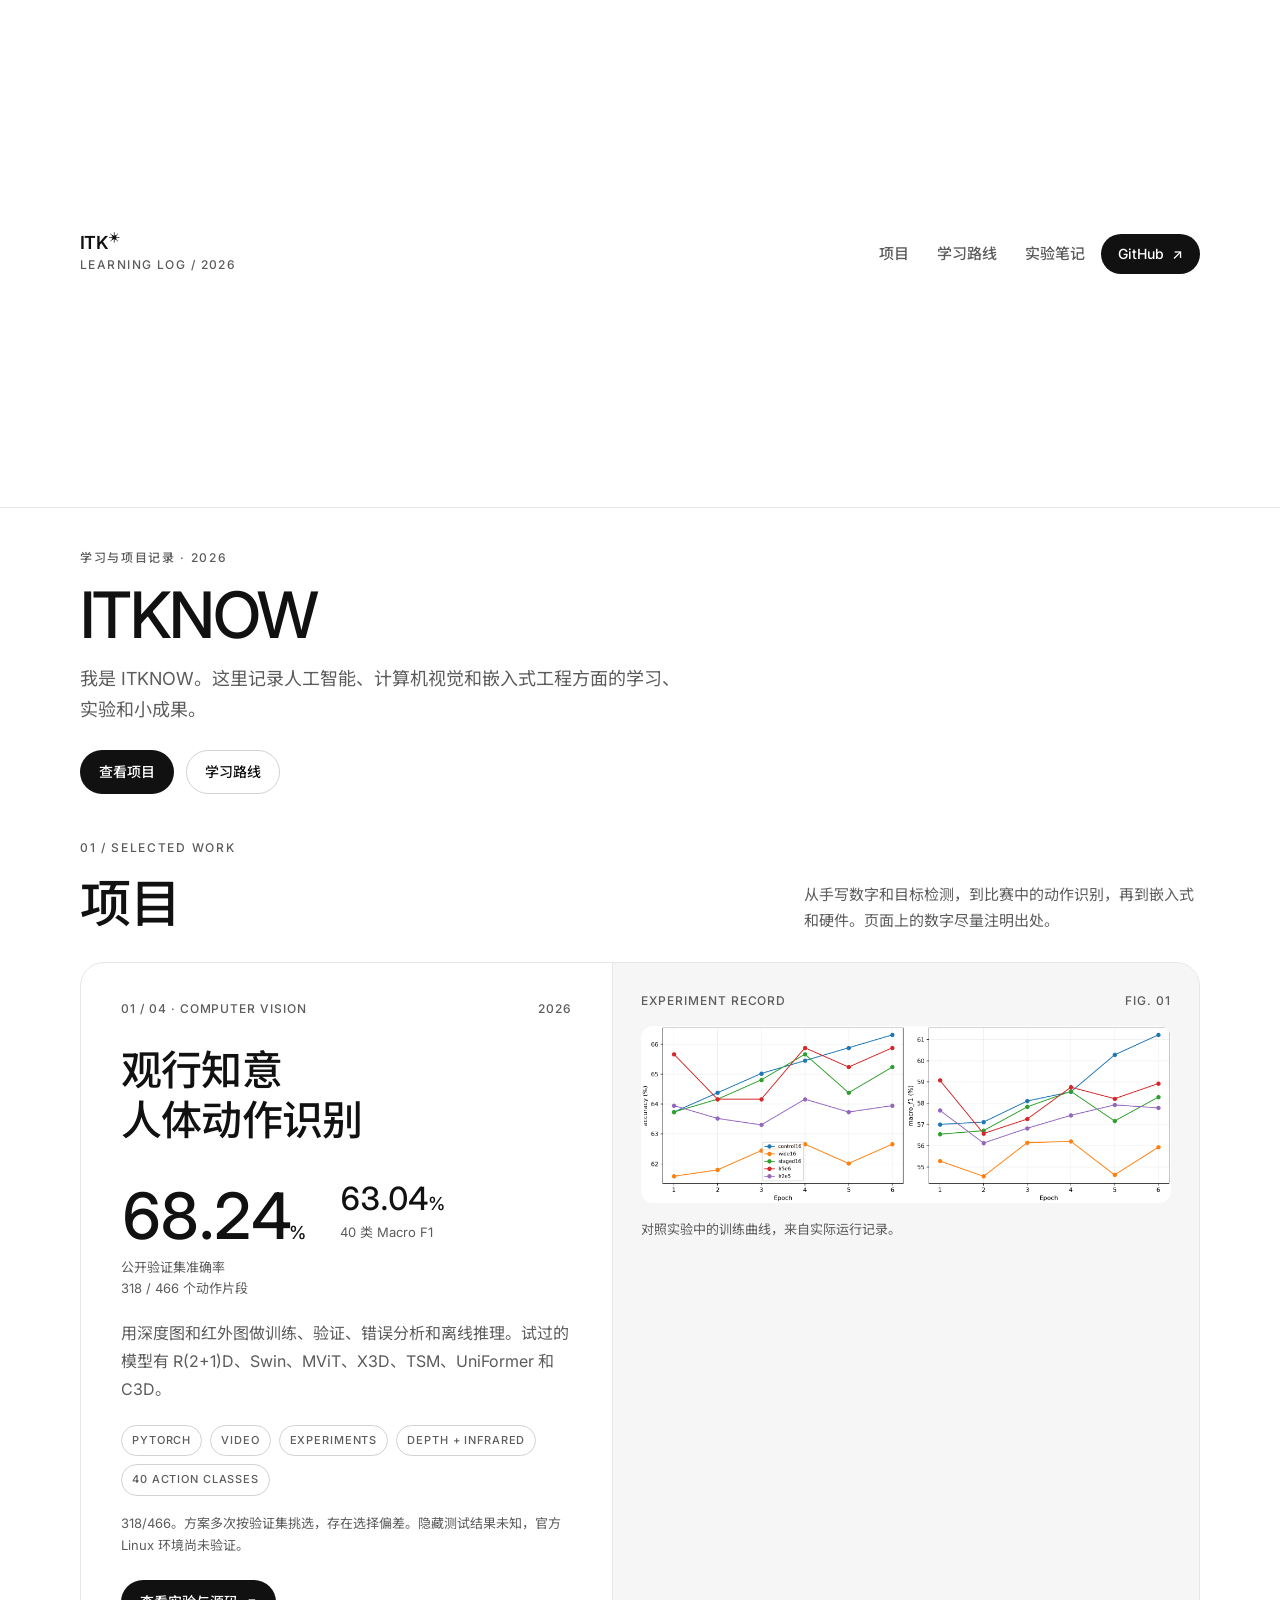
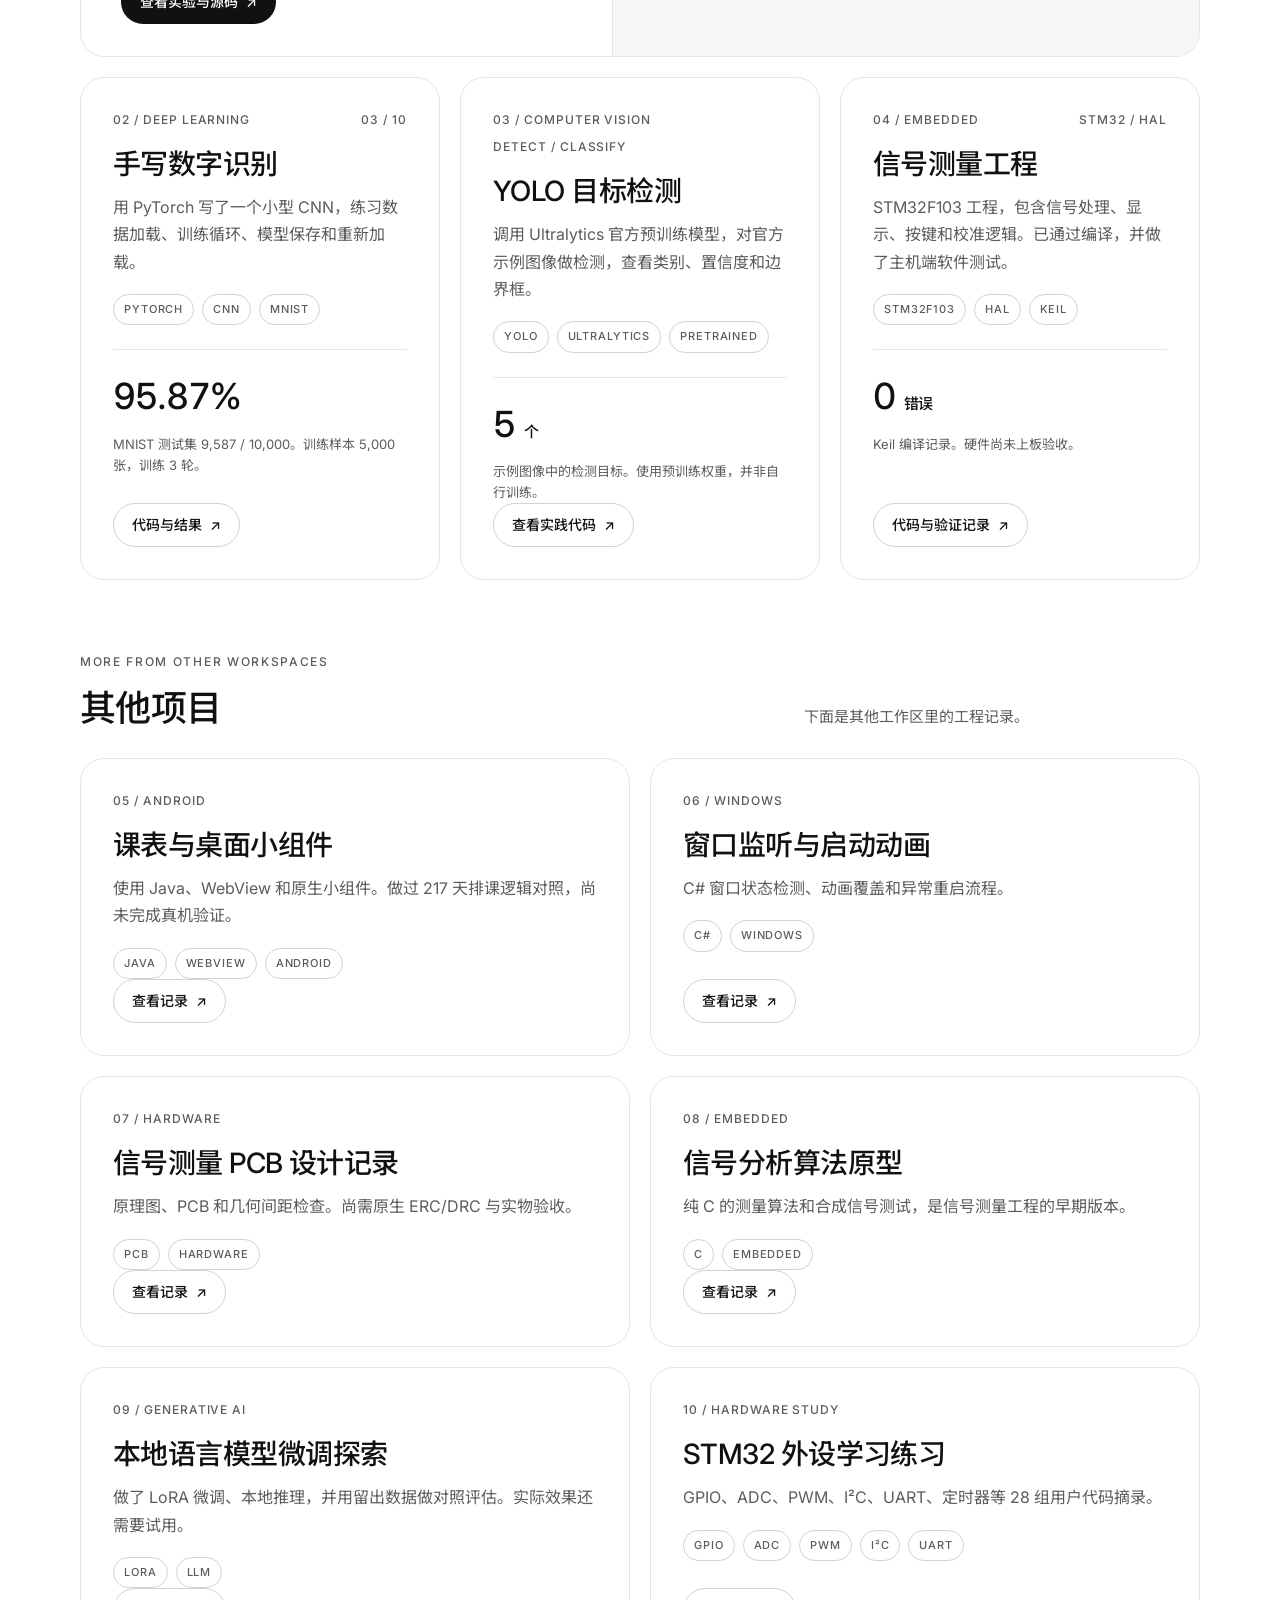
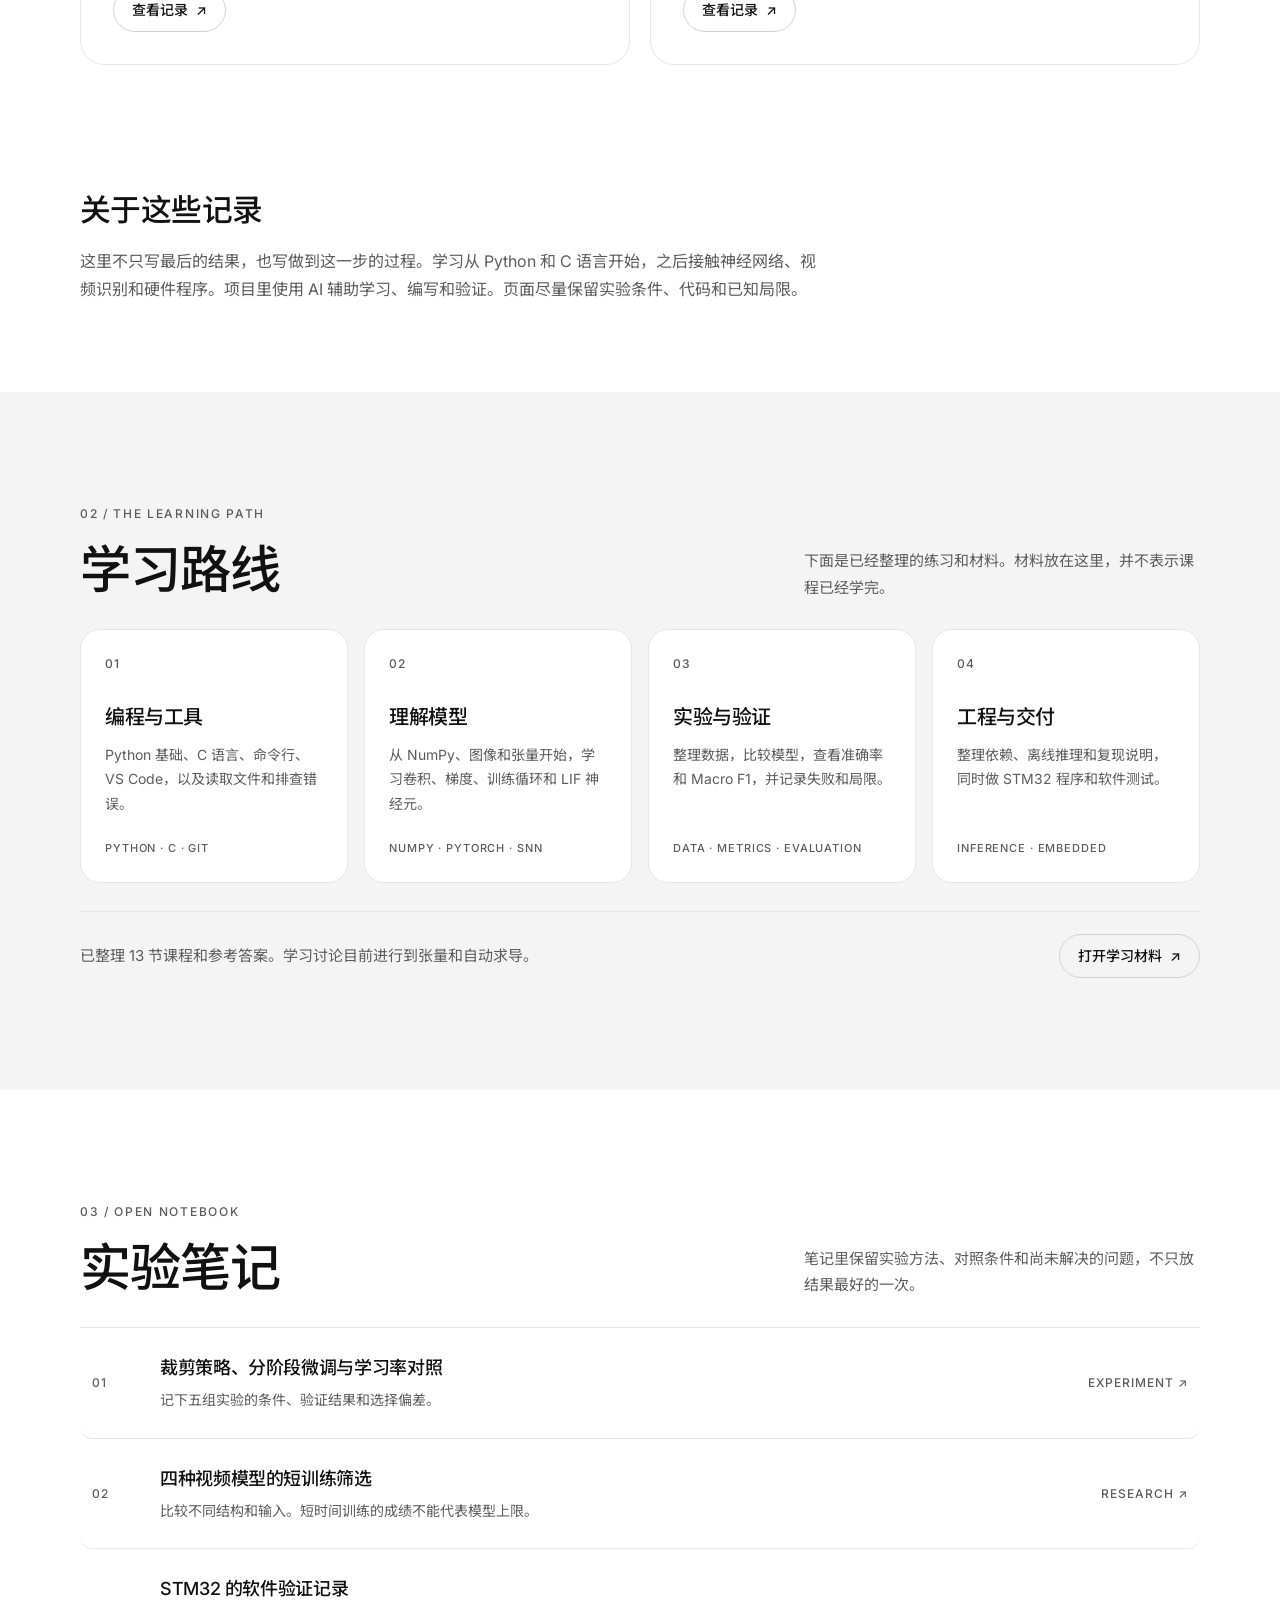
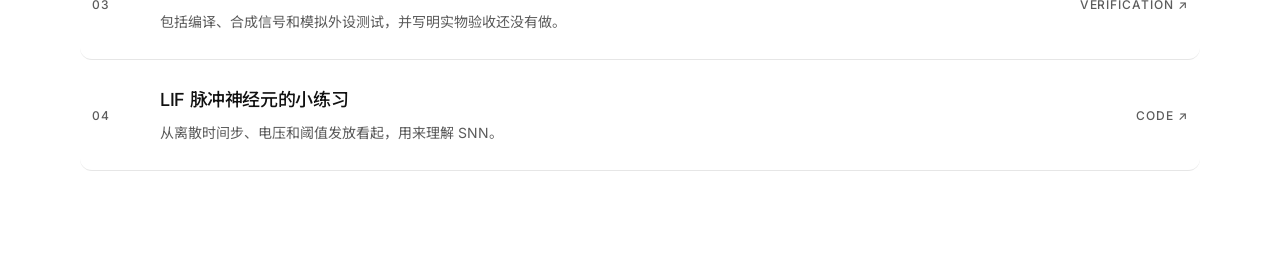
<file: index.html>
<!doctype html>
<html lang="zh-CN">
<head>
  <meta charset="utf-8">
  <meta name="viewport" content="width=device-width, initial-scale=1">
  <meta name="description" content="ITKNOW 的学习与项目记录，包括人工智能、计算机视觉和嵌入式方面的练习与实验。">
  <meta name="theme-color" content="#ffffff" media="(prefers-color-scheme: light)">
  <meta name="theme-color" content="#0c0c0c" media="(prefers-color-scheme: dark)">
  <title>ITKNOW：学习与项目记录</title>
  <link rel="preconnect" href="https://fonts.googleapis.com">
  <link rel="preconnect" href="https://fonts.gstatic.com" crossorigin>
  <link href="https://fonts.googleapis.com/css2?family=Inter:wght@400;500;600&family=Noto+Sans+SC:wght@400;500;600&display=swap" rel="stylesheet">
  <link rel="stylesheet" href="styles.css">
  <script src="script.js" defer></script>
</head>
<body>
  <a class="skip" href="#main">跳至正文</a>
  <header class="site-header">
    <div class="wrap header-inner">
      <a class="brand" href="#top" aria-label="ITKNOW 首页">
        <span class="brand-name">ITK<span class="spark">✳</span></span>
        <span class="brand-meta">LEARNING LOG / 2026</span>
      </a>
      <nav class="site-nav" aria-label="网站导航">
        <a href="#projects">项目</a>
        <a href="#journey">学习路线</a>
        <a href="#notes">实验笔记</a>
        <a class="btn btn-primary nav-github" href="https://github.com/itknow666">GitHub <span>↗</span></a>
      </nav>
    </div>
  </header>

  <main id="main">
    <section class="hero wrap" id="top">
      <p class="kicker">学习与项目记录 · 2026</p>
      <h1>ITKNOW</h1>
      <p class="lede">我是 ITKNOW。这里记录人工智能、计算机视觉和嵌入式工程方面的学习、实验和小成果。</p>
      <div class="hero-actions">
        <a class="btn btn-primary" href="#projects">查看项目</a>
        <a class="btn btn-ghost" href="#journey">学习路线</a>
      </div>
    </section>

    <section class="section projects wrap" id="projects">
      <div class="section-head">
        <div>
          <p class="kicker">01 / SELECTED WORK</p>
          <h2>项目</h2>
        </div>
        <p>从手写数字和目标检测，到比赛中的动作识别，再到嵌入式和硬件。页面上的数字尽量注明出处。</p>
      </div>

      <article class="feature" aria-label="精选实验：人体动作识别">
        <div class="feature-info">
          <div class="project-top"><span>01 / 04 · COMPUTER VISION</span><span>2026</span></div>
          <h3>观行知意<br>人体动作识别</h3>
          <div class="feature-metrics">
            <div>
              <strong class="metric-lg">68.24<small>%</small></strong>
              <span>公开验证集准确率<br>318 / 466 个动作片段</span>
            </div>
            <div>
              <strong>63.04<small>%</small></strong>
              <span>40 类 Macro F1</span>
            </div>
          </div>
          <p>用深度图和红外图做训练、验证、错误分析和离线推理。试过的模型有 R(2+1)D、Swin、MViT、X3D、TSM、UniFormer 和 C3D。</p>
          <div class="tags"><span>PYTORCH</span><span>VIDEO</span><span>EXPERIMENTS</span><span>DEPTH + INFRARED</span><span>40 ACTION CLASSES</span></div>
          <p class="disclaimer">318/466。方案多次按验证集挑选，存在选择偏差。隐藏测试结果未知，官方 Linux 环境尚未验证。</p>
          <a class="btn btn-primary" href="https://github.com/itknow666/itknow666.github.io/tree/main/projects/action-recognition">查看实验与源码 <span>↗</span></a>
        </div>
        <div class="feature-art">
          <div class="figure-top"><span>EXPERIMENT RECORD</span><span>FIG. 01</span></div>
          <img src="assets/action-learning-curves.png" width="1920" height="640" alt="人体动作识别对照实验的学习曲线图" loading="lazy">
          <p>对照实验中的训练曲线，来自实际运行记录。</p>
        </div>
      </article>

      <div class="project-grid">
        <article class="project-card">
          <div class="project-top"><span>02 / DEEP LEARNING</span><span>03 / 10</span></div>
          <h3>手写数字识别</h3>
          <p>用 PyTorch 写了一个小型 CNN，练习数据加载、训练循环、模型保存和重新加载。</p>
          <div class="tags"><span>PYTORCH</span><span>CNN</span><span>MNIST</span></div>
          <div class="card-result"><b>95.87%</b><span>MNIST 测试集 9,587 / 10,000。训练样本 5,000 张，训练 3 轮。</span></div>
          <a class="btn btn-ghost" href="https://github.com/itknow666/itknow666.github.io/blob/main/projects/mnist/README.md">代码与结果 <span>↗</span></a>
        </article>
        <article class="project-card">
          <div class="project-top"><span>03 / COMPUTER VISION</span><span>DETECT / CLASSIFY</span></div>
          <h3>YOLO 目标检测</h3>
          <p>调用 Ultralytics 官方预训练模型，对官方示例图像做检测，查看类别、置信度和边界框。</p>
          <div class="tags"><span>YOLO</span><span>ULTRALYTICS</span><span>PRETRAINED</span></div>
          <div class="card-result"><b>5 <small>个</small></b><span>示例图像中的检测目标。使用预训练权重，并非自行训练。</span></div>
          <a class="btn btn-ghost" href="https://github.com/itknow666/itknow666.github.io/blob/main/projects/yolo/README.md">查看实践代码 <span>↗</span></a>
        </article>
        <article class="project-card">
          <div class="project-top"><span>04 / EMBEDDED</span><span>STM32 / HAL</span></div>
          <h3>信号测量工程</h3>
          <p>STM32F103 工程，包含信号处理、显示、按键和校准逻辑。已通过编译，并做了主机端软件测试。</p>
          <div class="tags"><span>STM32F103</span><span>HAL</span><span>KEIL</span></div>
          <div class="card-result"><b>0 <small>错误</small></b><span>Keil 编译记录。硬件尚未上板验收。</span></div>
          <a class="btn btn-ghost" href="https://github.com/itknow666/itknow666.github.io/blob/main/projects/stm32/README.md">代码与验证记录 <span>↗</span></a>
        </article>
      </div>

      <div class="more-work">
        <div class="section-head more-heading">
          <div>
            <p class="kicker">MORE FROM OTHER WORKSPACES</p>
            <h3>其他项目</h3>
          </div>
          <p>下面是其他工作区里的工程记录。</p>
        </div>
        <div class="project-grid more-grid">
          <article class="project-card">
            <div class="project-top"><span>05 / ANDROID</span></div>
            <h3>课表与桌面小组件</h3>
            <p>使用 Java、WebView 和原生小组件。做过 217 天排课逻辑对照，尚未完成真机验证。</p>
            <div class="tags"><span>JAVA</span><span>WEBVIEW</span><span>ANDROID</span></div>
            <a class="btn btn-ghost" href="https://github.com/itknow666/itknow666.github.io/tree/main/projects/campus-timetable">查看记录 <span>↗</span></a>
          </article>
          <article class="project-card">
            <div class="project-top"><span>06 / WINDOWS</span></div>
            <h3>窗口监听与启动动画</h3>
            <p>C# 窗口状态检测、动画覆盖和异常重启流程。</p>
            <div class="tags"><span>C#</span><span>WINDOWS</span></div>
            <a class="btn btn-ghost" href="https://github.com/itknow666/itknow666.github.io/tree/main/projects/startup-animation">查看记录 <span>↗</span></a>
          </article>
          <article class="project-card">
            <div class="project-top"><span>07 / HARDWARE</span></div>
            <h3>信号测量 PCB 设计记录</h3>
            <p>原理图、PCB 和几何间距检查。尚需原生 ERC/DRC 与实物验收。</p>
            <div class="tags"><span>PCB</span><span>HARDWARE</span></div>
            <a class="btn btn-ghost" href="https://github.com/itknow666/itknow666.github.io/tree/main/projects/pcb-design">查看记录 <span>↗</span></a>
          </article>
          <article class="project-card">
            <div class="project-top"><span>08 / EMBEDDED</span></div>
            <h3>信号分析算法原型</h3>
            <p>纯 C 的测量算法和合成信号测试，是信号测量工程的早期版本。</p>
            <div class="tags"><span>C</span><span>EMBEDDED</span></div>
            <a class="btn btn-ghost" href="https://github.com/itknow666/itknow666.github.io/tree/main/projects/signal-analyzer">查看记录 <span>↗</span></a>
          </article>
          <article class="project-card">
            <div class="project-top"><span>09 / GENERATIVE AI</span></div>
            <h3>本地语言模型微调探索</h3>
            <p>做了 LoRA 微调、本地推理，并用留出数据做对照评估。实际效果还需要试用。</p>
            <div class="tags"><span>LORA</span><span>LLM</span></div>
            <a class="btn btn-ghost" href="https://github.com/itknow666/itknow666.github.io/tree/main/projects/local-llm">查看记录 <span>↗</span></a>
          </article>
          <article class="project-card">
            <div class="project-top"><span>10 / HARDWARE STUDY</span></div>
            <h3>STM32 外设学习练习</h3>
            <p>GPIO、ADC、PWM、I²C、UART、定时器等 28 组用户代码摘录。</p>
            <div class="tags"><span>GPIO</span><span>ADC</span><span>PWM</span><span>I²C</span><span>UART</span></div>
            <a class="btn btn-ghost" href="https://github.com/itknow666/itknow666.github.io/tree/main/projects/stm32-peripherals">查看记录 <span>↗</span></a>
          </article>
        </div>
      </div>
    </section>

    <section class="about wrap" aria-label="关于这些记录">
      <h2>关于这些记录</h2>
      <p>这里不只写最后的结果，也写做到这一步的过程。学习从 Python 和 C 语言开始，之后接触神经网络、视频识别和硬件程序。项目里使用 AI 辅助学习、编写和验证。页面尽量保留实验条件、代码和已知局限。</p>
    </section>

    <section class="journey" id="journey">
      <div class="wrap">
        <div class="section-head">
          <div>
            <p class="kicker">02 / THE LEARNING PATH</p>
            <h2>学习路线</h2>
          </div>
          <p>下面是已经整理的练习和材料。材料放在这里，并不表示课程已经学完。</p>
        </div>
        <div class="steps">
          <article><span>01</span><h3>编程与工具</h3><p>Python 基础、C 语言、命令行、VS Code，以及读取文件和排查错误。</p><small>PYTHON · C · GIT</small></article>
          <article><span>02</span><h3>理解模型</h3><p>从 NumPy、图像和张量开始，学习卷积、梯度、训练循环和 LIF 神经元。</p><small>NUMPY · PYTORCH · SNN</small></article>
          <article><span>03</span><h3>实验与验证</h3><p>整理数据，比较模型，查看准确率和 Macro F1，并记录失败和局限。</p><small>DATA · METRICS · EVALUATION</small></article>
          <article><span>04</span><h3>工程与交付</h3><p>整理依赖、离线推理和复现说明，同时做 STM32 程序和软件测试。</p><small>INFERENCE · EMBEDDED</small></article>
        </div>
        <div class="journey-foot">
          <p>已整理 13 节课程和参考答案。学习讨论目前进行到张量和自动求导。</p>
          <a class="btn btn-ghost" href="https://github.com/itknow666/itknow666.github.io/blob/main/projects/learning/README.md">打开学习材料 <span>↗</span></a>
        </div>
      </div>
    </section>

    <section class="section wrap notes" id="notes">
      <div class="section-head">
        <div>
          <p class="kicker">03 / OPEN NOTEBOOK</p>
          <h2>实验笔记</h2>
        </div>
        <p>笔记里保留实验方法、对照条件和尚未解决的问题，不只放结果最好的一次。</p>
      </div>
      <div class="note-list">
        <a href="https://github.com/itknow666/itknow666.github.io/blob/main/projects/action-recognition/runs/ablation-v4-20261027/实验结果.md"><span>01</span><div><h3>裁剪策略、分阶段微调与学习率对照</h3><p>记下五组实验的条件、验证结果和选择偏差。</p></div><span class="note-type">EXPERIMENT ↗</span></a>
        <a href="https://github.com/itknow666/itknow666.github.io/blob/main/projects/action-recognition/runs/candidates-v6-20261106/实验结果.md"><span>02</span><div><h3>四种视频模型的短训练筛选</h3><p>比较不同结构和输入。短时间训练的成绩不能代表模型上限。</p></div><span class="note-type">RESEARCH ↗</span></a>
        <a href="https://github.com/itknow666/itknow666.github.io/blob/main/projects/stm32/evidence/validation.json"><span>03</span><div><h3>STM32 的软件验证记录</h3><p>包括编译、合成信号和模拟外设测试，并写明实物验收还没有做。</p></div><span class="note-type">VERIFICATION ↗</span></a>
        <a href="https://github.com/itknow666/itknow666.github.io/blob/main/projects/snn/lif_quickstart.py"><span>04</span><div><h3>LIF 脉冲神经元的小练习</h3><p>从离散时间步、电压和阈值发放看起，用来理解 SNN。</p></div><span class="note-type">CODE ↗</span></a>
      </div>
    </section>

    <section class="closing">
      <div class="wrap closing-inner">
        <h2>记录会继续更新。</h2>
        <div class="closing-row">
          <p>代码、实验和其他项目可以在 GitHub 上查看。</p>
          <a class="btn btn-inverse" href="https://github.com/itknow666">打开 GitHub <span>↗</span></a>
        </div>
      </div>
    </section>
  </main>

  <footer class="site-footer">
    <div class="wrap footer-inner">
      <span class="footer-brand">ITKNOW <sup>✳</sup></span>
      <p>人工智能 · 工程 · 公开学习记录</p>
      <a href="#top">回到顶部 ↑</a>
    </div>
  </footer>
</body>
</html>
</file>
<file: styles.css>
:root {
  color-scheme: light;
  --bg: #ffffff;
  --fg: #111111;
  --muted: #5c5c5c;
  --soft: #3d3d3d;
  --line: #e6e6e6;
  --line-strong: #d2d2d2;
  --surface: #f6f6f6;
  --band: #f4f4f4;
  --card: #ffffff;
  --btn-bg: #111111;
  --btn-fg: #ffffff;
  --shadow: 0 12px 32px rgba(0, 0, 0, 0.05);
  --sans: Inter, "Noto Sans SC", "PingFang SC", "Hiragino Sans GB", "Noto Sans CJK SC", "Microsoft YaHei", "WenQuanYi Micro Hei", "Droid Sans Fallback", sans-serif;
  --radius: 20px;
  --header-h: 76px;
}

@media (prefers-color-scheme: dark) {
  :root {
    color-scheme: dark;
    --bg: #0c0c0c;
    --fg: #f4f4f4;
    --muted: #b0b0b0;
    --soft: #d0d0d0;
    --line: #2a2a2a;
    --line-strong: #3d3d3d;
    --surface: #161616;
    --band: #111111;
    --card: #141414;
    --btn-bg: #f4f4f4;
    --btn-fg: #111111;
    --shadow: 0 12px 32px rgba(0, 0, 0, 0.4);
  }
}

* { box-sizing: border-box; }

html {
  scroll-behavior: smooth;
  scroll-padding-top: var(--header-h);
}

body {
  margin: 0;
  background: var(--bg);
  color: var(--fg);
  font-family: var(--sans);
  font-size: 16px;
  line-height: 1.6;
  -webkit-font-smoothing: antialiased;
  text-rendering: optimizeLegibility;
}

img { max-width: 100%; height: auto; }

a { color: inherit; text-decoration: none; }

:focus-visible {
  outline: 2px solid var(--fg);
  outline-offset: 3px;
}

::selection {
  background: var(--fg);
  color: var(--bg);
}

.wrap {
  width: min(1120px, calc(100% - 48px));
  margin-inline: auto;
}

.skip {
  position: absolute;
  left: 16px;
  top: 12px;
  z-index: 40;
  transform: translateY(-160%);
  background: var(--fg);
  color: var(--bg);
  padding: 10px 14px;
  border-radius: 999px;
  font-size: 14px;
  font-weight: 500;
}

.skip:focus { transform: none; }

.kicker {
  margin: 0;
  font-size: 12px;
  font-weight: 500;
  letter-spacing: 0.14em;
  text-transform: uppercase;
  color: var(--muted);
}

h1, h2, h3, h4 { font-weight: 500; letter-spacing: -0.02em; }

h1 em, h2 em { font-style: normal; color: var(--soft); }

/* Header */

.site-header {
  position: sticky;
  top: 0;
  z-index: 20;
  height: var(--header-h);
  display: flex;
  align-items: center;
  background: var(--bg);
  border-bottom: 1px solid var(--line);
}

.header-inner {
  display: flex;
  align-items: center;
  justify-content: space-between;
  gap: 24px;
  width: min(1120px, calc(100% - 48px));
}

.brand {
  display: flex;
  flex-direction: column;
  gap: 3px;
  min-width: 0;
}

.brand-name {
  font-size: 18px;
  font-weight: 600;
  letter-spacing: -0.04em;
  line-height: 1;
}

.spark { font-weight: 400; }

.brand-name .spark {
  font-size: 0.62em;
  margin-left: 1px;
  vertical-align: super;
}

.brand-meta {
  font-size: 12px;
  font-weight: 500;
  letter-spacing: 0.12em;
  color: var(--muted);
}

.site-nav {
  display: flex;
  align-items: center;
  gap: 4px;
  flex-wrap: wrap;
  justify-content: flex-end;
}

.site-nav > a:not(.btn) {
  padding: 10px 12px;
  font-size: 15px;
  font-weight: 500;
  color: var(--muted);
  border-radius: 999px;
  transition: color 0.2s ease, background 0.2s ease;
}

.site-nav > a:not(.btn):hover {
  color: var(--fg);
  background: var(--surface);
}

.btn {
  display: inline-flex;
  align-items: center;
  justify-content: center;
  gap: 8px;
  min-height: 44px;
  padding: 0 18px;
  border-radius: 999px;
  border: 1px solid transparent;
  font-size: 14px;
  font-weight: 500;
  line-height: 1;
  transition: transform 0.2s ease, background 0.2s ease, border-color 0.2s ease, color 0.2s ease;
}

.btn span { transition: transform 0.2s ease; }

.btn:hover span { transform: translate(2px, -1px); }

.btn-primary { background: var(--btn-bg); color: var(--btn-fg); }

.btn-primary:hover { transform: translateY(-1px); }

.btn-ghost {
  background: transparent;
  color: var(--fg);
  border-color: var(--line-strong);
}

.btn-ghost:hover { background: var(--surface); }

.nav-github { min-height: 40px; padding: 0 16px; }

/* Hero */

.hero { padding: 40px 0 4px; }

.hero .kicker { display: flex; align-items: center; gap: 10px; }

.status-dot {
  width: 7px;
  height: 7px;
  border-radius: 50%;
  background: var(--fg);
  flex: none;
}

.hero h1 {
  margin: 14px 0 0;
  font-size: clamp(2.6rem, 5vw, 4rem);
  line-height: 1.05;
  letter-spacing: -0.04em;
}

.lede {
  max-width: 38rem;
  margin: 16px 0 0;
  font-size: 18px;
  line-height: 1.7;
  color: var(--muted);
}

.hero-actions {
  display: flex;
  flex-wrap: wrap;
  gap: 12px;
  margin-top: 24px;
}

.stat-panel {
  margin-top: 56px;
  padding: 32px 36px 28px;
  background: var(--surface);
  border: 1px solid var(--line);
  border-radius: 28px;
}

.stat-top, .stat-bottom, .figure-top, .figure-foot, .project-top {
  display: flex;
  justify-content: space-between;
  align-items: flex-start;
  flex-wrap: wrap;
  gap: 8px 16px;
  font-size: 12px;
  font-weight: 500;
  letter-spacing: 0.08em;
  color: var(--muted);
}

.project-top span { white-space: nowrap; }

.stat-top b { font-weight: 500; color: var(--fg); margin-left: 8px; }

.stat-main {
  display: flex;
  justify-content: space-between;
  align-items: flex-end;
  gap: 32px;
  margin-top: 28px;
}

.stat-label { margin: 0 0 8px; letter-spacing: 0.12em; font-size: 12px; font-weight: 500; color: var(--muted); }

.stat-value {
  margin: 0;
  font-size: clamp(4.2rem, 8vw, 7rem);
  font-weight: 500;
  letter-spacing: -0.05em;
  line-height: 0.9;
  font-variant-numeric: tabular-nums;
}

.stat-value span { font-size: 0.62em; letter-spacing: -0.04em; }

.stat-value small { font-size: 0.28em; margin-left: 4px; letter-spacing: 0; }

.stat-note {
  margin: 0;
  max-width: 16rem;
  text-align: right;
  font-size: 16px;
  line-height: 1.7;
  color: var(--muted);
}

.stat-bottom {
  margin-top: 32px;
  padding-top: 20px;
  border-top: 1px solid var(--line);
  align-items: flex-end;
}

.stat-bottom span { text-align: right; line-height: 1.6; }

.mini-bars {
  display: flex;
  align-items: flex-end;
  gap: 5px;
  height: 36px;
}

.mini-bars i {
  display: block;
  width: 6px;
  height: 30%;
  background: var(--fg);
  border-radius: 2px;
}

.mini-bars i:nth-child(3n) { height: 65%; }
.mini-bars i:nth-child(4n) { height: 100%; }
.mini-bars i:nth-child(5n) { height: 48%; }

.hero-index {
  display: flex;
  justify-content: space-between;
  gap: 16px;
  flex-wrap: wrap;
  margin-top: 22px;
  font-size: 12px;
  font-weight: 500;
  letter-spacing: 0.12em;
  color: var(--muted);
}

/* Intro */

.intro { border-top: 1px solid var(--line); border-bottom: 1px solid var(--line); }

.intro-inner {
  display: grid;
  grid-template-columns: 1.15fr 1fr auto;
  gap: 48px;
  align-items: start;
  padding: 72px 0;
}

.intro-inner p {
  margin: 0;
  font-size: clamp(1.6rem, 2.6vw, 2.35rem);
  font-weight: 500;
  letter-spacing: -0.02em;
  line-height: 1.35;
}

.intro-inner p strong { font-weight: 500; }

.intro-inner div {
  margin: 0;
  font-size: 16px;
  line-height: 1.8;
  color: var(--muted);
  padding-top: 6px;
}

.intro-mark {
  font-size: 12px;
  font-weight: 500;
  letter-spacing: 0.12em;
  line-height: 1.7;
  color: var(--muted);
  padding-top: 8px;
}

/* Sections */

.section { padding: 112px 0; }

.projects { padding-top: 40px; }

.section-head {
  display: grid;
  grid-template-columns: minmax(0, 1.4fr) minmax(0, 0.8fr);
  gap: 32px;
  align-items: end;
  margin-bottom: 28px;
}

.section-head h2, .more-heading h3 {
  margin: 16px 0 0;
  font-size: clamp(2rem, 4vw, 3.25rem);
  line-height: 1.2;
}

.section-head > p, .more-heading > p {
  margin: 0;
  max-width: 36rem;
  font-size: 15px;
  line-height: 1.75;
  color: var(--muted);
}

.feature {
  display: grid;
  grid-template-columns: minmax(0, 0.95fr) minmax(0, 1.05fr);
  border: 1px solid var(--line);
  border-radius: 24px;
  background: var(--card);
  overflow: hidden;
}

.feature-info { padding: 36px 40px 32px; display: flex; flex-direction: column; }

.feature-info .btn { align-self: flex-start; margin-top: 24px; }

.feature-info h3 {
  margin: 28px 0 14px;
  font-size: clamp(2rem, 3.2vw, 3rem);
  line-height: 1.2;
}

.feature-info > p:not(.disclaimer) {
  margin: 20px 0 0;
  max-width: 40rem;
  font-size: 16px;
  line-height: 1.75;
  color: var(--muted);
}

.tags { display: flex; flex-wrap: wrap; gap: 8px; margin-top: 22px; }

.tags span {
  padding: 6px 10px;
  border: 1px solid var(--line-strong);
  border-radius: 999px;
  font-size: 11px;
  font-weight: 500;
  letter-spacing: 0.08em;
  color: var(--muted);
}

.feature-metrics {
  display: flex;
  flex-wrap: wrap;
  gap: 36px;
  margin-top: 22px;
  padding-top: 0;
  border-top: 0;
}

.feature-metrics strong {
  display: block;
  font-size: 32px;
  font-weight: 500;
  letter-spacing: -0.03em;
  font-variant-numeric: tabular-nums;
  line-height: 1.1;
}

.feature-metrics .metric-lg { font-size: clamp(3rem, 5vw, 4.25rem); letter-spacing: -0.04em; }

.feature-metrics strong small { font-size: 18px; }

.feature-metrics span { display: block; margin-top: 6px; font-size: 13px; color: var(--muted); }

.disclaimer {
  margin: 16px 0 0;
  max-width: 40rem;
  font-size: 13px;
  line-height: 1.7;
  color: var(--muted);
}

.text-link {
  display: inline-flex;
  align-items: center;
  gap: 8px;
  margin-top: 22px;
  font-size: 15px;
  font-weight: 500;
  width: fit-content;
}

.text-link span { transition: transform 0.2s ease; }

.text-link:hover span { transform: translate(3px, -1px); }

.feature-art {
  display: flex;
  flex-direction: column;
  gap: 16px;
  padding: 28px;
  background: var(--surface);
  border-left: 1px solid var(--line);
  min-width: 0;
}

.feature-art img {
  display: block;
  width: 100%;
  height: auto;
  background: #fff;
  border-radius: 12px;
}

.feature-art > p { margin: 0; font-size: 13px; line-height: 1.6; color: var(--muted); }

.figure-foot { margin-top: auto; padding-top: 8px; }

.project-grid {
  display: grid;
  grid-template-columns: repeat(3, minmax(0, 1fr));
  gap: 20px;
  margin-top: 20px;
}

.more-grid { grid-template-columns: repeat(2, minmax(0, 1fr)); }

.project-card {
  display: flex;
  flex-direction: column;
  min-width: 0;
  padding: 32px;
  background: var(--card);
  border: 1px solid var(--line);
  border-radius: 24px;
  transition: transform 0.2s ease, border-color 0.2s ease, box-shadow 0.2s ease, background 0.2s ease;
}

.project-card h3 { margin: 18px 0 12px; font-size: 28px; line-height: 1.25; }

.project-card > p {
  margin: 0;
  font-size: 16px;
  line-height: 1.7;
  color: var(--muted);
}

.card-symbol {
  margin-top: 28px;
  font-size: 40px;
  font-weight: 500;
  letter-spacing: -0.04em;
  line-height: 1;
}

.card-symbol span {
  display: block;
  margin-top: 8px;
  font-size: 12px;
  font-weight: 500;
  letter-spacing: 0.08em;
  color: var(--muted);
}

.card-symbol.brackets { letter-spacing: 0.08em; font-size: 36px; }

.card-symbol.signal {
  font-family: "DejaVu Sans", "Noto Sans Math", serif;
  font-size: 48px;
  font-weight: 400;
  line-height: 1;
}

.card-symbol.signal span { font-family: var(--sans); }

.card-result {
  display: flex;
  flex-direction: column;
  align-items: flex-start;
  gap: 8px;
  margin-top: 24px;
  padding-top: 18px;
  border-top: 1px solid var(--line);
}

.card-result b {
  font-size: 36px;
  font-weight: 500;
  letter-spacing: -0.03em;
  white-space: nowrap;
  font-variant-numeric: tabular-nums;
}

.card-result b small { font-size: 15px; font-weight: 500; }

.card-result span { font-size: 13px; line-height: 1.6; color: var(--muted); }

.project-card .btn { margin-top: auto; align-self: flex-start; }

.project-card .tags { margin-top: 18px; }

.more-work { margin-top: 72px; }

.about {
  padding: 8px 0 88px;
}

.about h2 {
  margin: 0 0 12px;
  font-size: clamp(1.6rem, 2.4vw, 2rem);
}

.about p {
  margin: 0;
  max-width: 46rem;
  font-size: 16px;
  line-height: 1.8;
  color: var(--muted);
}

.more-heading h3 { font-size: clamp(1.7rem, 3vw, 2.25rem); }

.work-list { border-top: 1px solid var(--line); }

.work-list a, .note-list a {
  display: grid;
  align-items: center;
  gap: 20px;
  border-bottom: 1px solid var(--line);
  transition: background 0.2s ease, padding 0.2s ease;
}

.work-list a {
  grid-template-columns: 180px minmax(0, 1fr) auto;
  padding: 22px 12px;
  border-radius: 12px;
}

.work-list a > span, .note-list a > span:first-child {
  font-size: 12px;
  font-weight: 500;
  letter-spacing: 0.08em;
  color: var(--muted);
}

.work-list h4, .note-list h3 { margin: 0 0 6px; font-size: 18px; font-weight: 500; }

.work-list p, .note-list p { margin: 0; font-size: 14px; line-height: 1.65; color: var(--muted); }

.work-list b {
  font-size: 18px;
  font-weight: 500;
  transition: transform 0.2s ease;
}

/* Journey */

.journey { background: var(--band); padding: 112px 0; }

.steps {
  display: grid;
  grid-template-columns: repeat(4, minmax(0, 1fr));
  gap: 16px;
}

.steps article {
  display: flex;
  flex-direction: column;
  min-height: 100%;
  padding: 24px;
  background: var(--card);
  border: 1px solid var(--line);
  border-radius: var(--radius);
}

.steps article > span {
  font-size: 12px;
  font-weight: 500;
  letter-spacing: 0.1em;
  color: var(--muted);
}

.steps h3 { margin: 28px 0 10px; font-size: 20px; }

.steps p { margin: 0; font-size: 14px; line-height: 1.75; color: var(--muted); }

.steps small {
  display: block;
  margin-top: auto;
  padding-top: 24px;
  font-size: 11px;
  font-weight: 500;
  letter-spacing: 0.08em;
  color: var(--muted);
}

.journey-foot {
  display: flex;
  justify-content: space-between;
  align-items: center;
  gap: 24px;
  margin-top: 28px;
  padding-top: 22px;
  border-top: 1px solid var(--line);
}

.journey-foot p { margin: 0; font-size: 15px; line-height: 1.7; color: var(--muted); }

.journey-foot .text-link { margin-top: 0; white-space: nowrap; }

/* Notes */

.note-list { border-top: 1px solid var(--line); }

.note-list a {
  grid-template-columns: 48px minmax(0, 1fr) auto;
  padding: 26px 12px;
  border-radius: 12px;
}

.note-type {
  font-size: 12px;
  font-weight: 500;
  letter-spacing: 0.08em;
  color: var(--muted);
}

/* Closing + footer */

.closing { background: #111111; color: #f5f5f5; }

.closing .kicker { color: #c8c8c8; }

.closing em { color: #d6d6d6; }

.closing-inner { padding: 72px 0 64px; }

.closing h2 {
  margin: 0;
  font-size: clamp(1.8rem, 3vw, 2.5rem);
  line-height: 1.25;
  letter-spacing: -0.03em;
}

.closing-row {
  display: flex;
  justify-content: space-between;
  align-items: center;
  gap: 32px;
  margin-top: 48px;
  padding-top: 28px;
  border-top: 1px solid rgba(255, 255, 255, 0.16);
}

.closing-row p { margin: 0; font-size: 16px; line-height: 1.75; color: #d0d0d0; }

.btn-inverse { background: #ffffff; color: #111111; }

.btn-inverse:hover { transform: translateY(-1px); }

.site-footer { border-top: 1px solid var(--line); }

.footer-inner {
  display: flex;
  justify-content: space-between;
  align-items: center;
  gap: 24px;
  padding: 28px 0;
}

.footer-brand {
  font-size: 18px;
  font-weight: 600;
  letter-spacing: -0.03em;
}

.footer-brand sup { font-size: 10px; font-weight: 500; }

.footer-inner p { margin: 0; font-size: 13px; letter-spacing: 0.08em; color: var(--muted); }

.footer-inner a {
  font-size: 14px;
  font-weight: 500;
  padding: 10px 0;
}

.footer-inner a:hover { text-decoration: underline; text-underline-offset: 4px; }

@media (hover: hover) {
  .project-card:hover {
    transform: translateY(-3px);
    border-color: var(--line-strong);
    box-shadow: var(--shadow);
  }

  .work-list a:hover, .note-list a:hover {
    background: var(--surface);
    padding-left: 18px;
  }

  .work-list a:hover b { transform: translate(3px, -2px); }

  .steps article { transition: transform 0.2s ease, border-color 0.2s ease, box-shadow 0.2s ease; }

  .steps article:hover {
    transform: translateY(-3px);
    border-color: var(--line-strong);
    box-shadow: var(--shadow);
  }
}

@media (prefers-color-scheme: dark) {
  .closing { background: #f4f4f4; color: #111111; }
  .closing .kicker { color: #4d4d4d; }
  .closing em { color: #333333; }
  .closing-row { border-top-color: rgba(0, 0, 0, 0.12); }
  .closing-row p { color: #3a3a3a; }
  .btn-inverse { background: #111111; color: #f5f5f5; }
  .feature-art img { background: #fff; }
}

@media (max-width: 980px) {
  .intro-inner { grid-template-columns: 1fr 1fr; }
  .intro-mark { grid-column: 1 / -1; }
  .feature { grid-template-columns: 1fr; }
  .feature-art { border-left: 0; border-top: 1px solid var(--line); }
  .project-grid, .steps { grid-template-columns: 1fr 1fr; }
  .more-grid { grid-template-columns: 1fr 1fr; }
  .section-head { grid-template-columns: 1fr; align-items: start; }
}

@media (max-width: 720px) {
  :root { --header-h: 220px; }
  .wrap, .header-inner { width: calc(100% - 40px); }
  .site-header { height: auto; }
  .header-inner { flex-wrap: wrap; padding: 16px 0; }
  .site-nav { width: 100%; justify-content: flex-start; }
  .hero { padding-top: 28px; }
  .hero h1 { font-size: 2.35rem; margin-top: 10px; }
  .lede { font-size: 16px; margin-top: 10px; }
  .hero-actions { margin-top: 16px; }
  .section-head { margin-bottom: 18px; }
  .section-head h2, .more-heading h3 { margin-top: 8px; }
  .feature-info h3 { margin: 14px 0 8px; }
  .feature-metrics { margin-top: 12px; }
  .stat-panel { padding: 24px 20px; border-radius: 20px; }
  .stat-main, .stat-bottom, .closing-row, .journey-foot, .footer-inner { align-items: flex-start; flex-direction: column; }
  .stat-note, .stat-bottom span { text-align: left; }
  .intro-inner { grid-template-columns: 1fr; gap: 20px; padding: 48px 0; }
  .section, .journey { padding: 72px 0; }
  .projects { padding-top: 28px; }
  .about { padding-bottom: 64px; }
  .project-card .btn, .feature-info .btn { align-self: stretch; justify-content: center; }
  .feature-info { padding: 24px 20px; }
  .project-grid, .more-grid, .steps { grid-template-columns: 1fr; }
  .work-list a, .note-list a { grid-template-columns: 1fr auto; }
  .work-list a > span, .note-type { grid-column: 1 / -1; }
  .note-list a > span:first-child { grid-column: auto; }
  .closing-inner { padding: 72px 0; }
  .journey-foot .text-link { white-space: normal; }
}

@media (prefers-reduced-motion: reduce) {
  html { scroll-behavior: auto; }
  *, *::before, *::after {
    transition: none !important;
    animation: none !important;
  }
}
</file>
